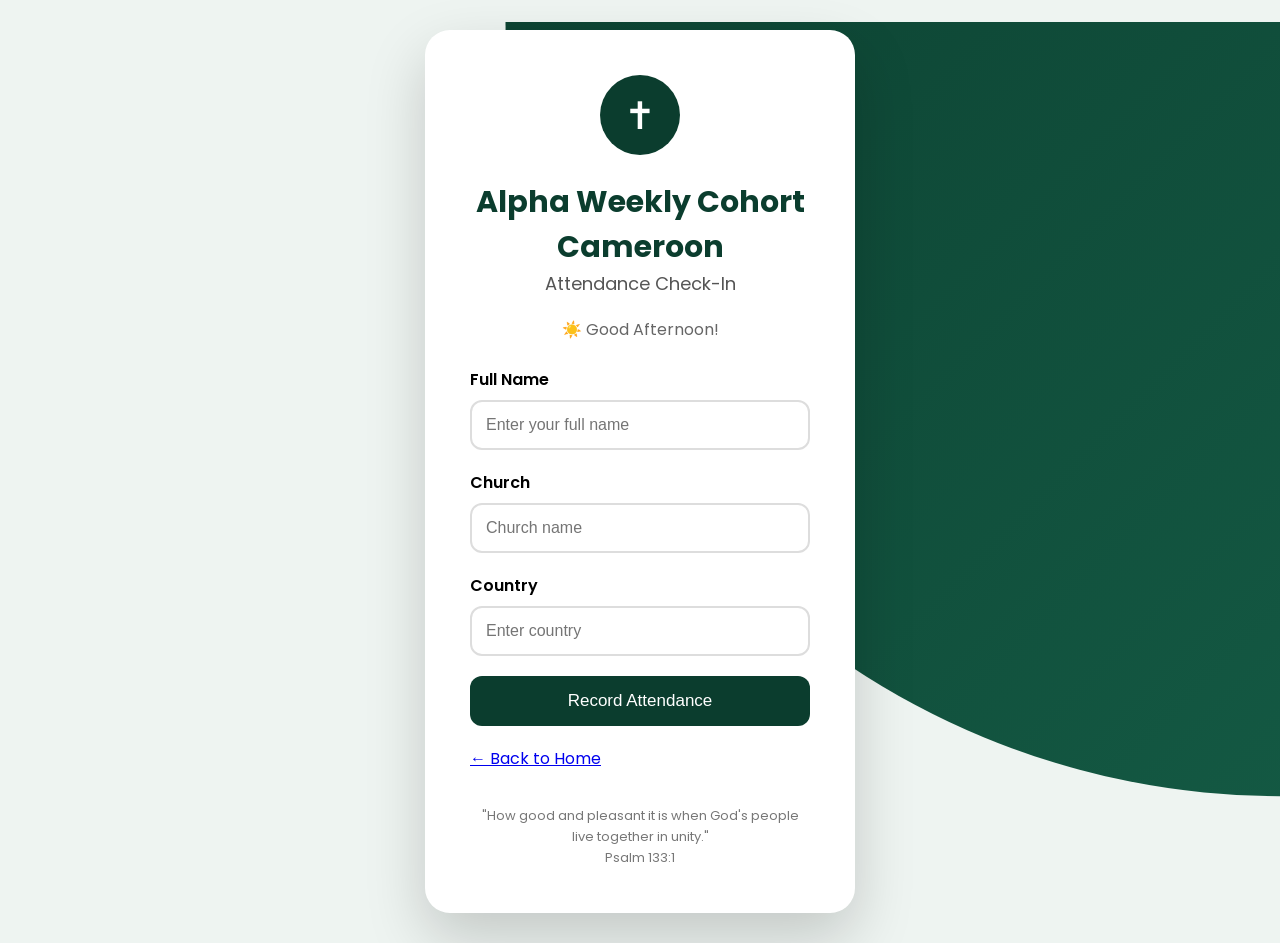
<file: index.html>
<!DOCTYPE html>
<html lang="en">

<head>

    <meta charset="UTF-8">
    <meta name="viewport" content="width=device-width, initial-scale=1.0">

    <title>Alpha Weekly Cohort Cameroon Attendance</title>

    <link rel="stylesheet" href="css/style.css">

    <link rel="preconnect" href="https://fonts.googleapis.com">
    <link rel="preconnect" href="https://fonts.gstatic.com" crossorigin>

    <link href="https://fonts.googleapis.com/css2?family=Poppins:wght@300;400;500;600;700&display=swap" rel="stylesheet">

</head>

<body>

<div class="background"></div>

<div class="card">

    <div class="logo">

        ✝

    </div>

    <h1>Alpha Weekly Cohort Cameroon</h1>

    <h2>Attendance Check-In</h2>

    <p id="greeting"></p>

    <form id="attendanceForm">

        <div class="input-group">

            <label>Full Name</label>

            <input
                type="text"
                id="name"
                placeholder="Enter your full name"
                required>

        </div>

        <div class="input-group">

            <label>Church</label>

            <input
                type="text"
                id="church"
                placeholder="Church name">

        </div>

        <!-- RE-ADDED COUNTRY INPUT BLOCK -->
        <div class="input-group">

            <label>Country</label>

            <input
                type="text"
                id="country"
                placeholder="Enter country">

        </div>

        <button id="submitBtn">

            Record Attendance

        </button>

    </form>

    <p id="message"></p>

    <div class="back-container">
        <a href="login.html" class="back-link">← Back to Home</a>
    </div>

    <footer>

        "How good and pleasant it is when God's people live together in unity."

        <br>

        Psalm 133:1

    </footer>

</div>

<script src="js/script.js"></script>

</body>

</html>
</file>
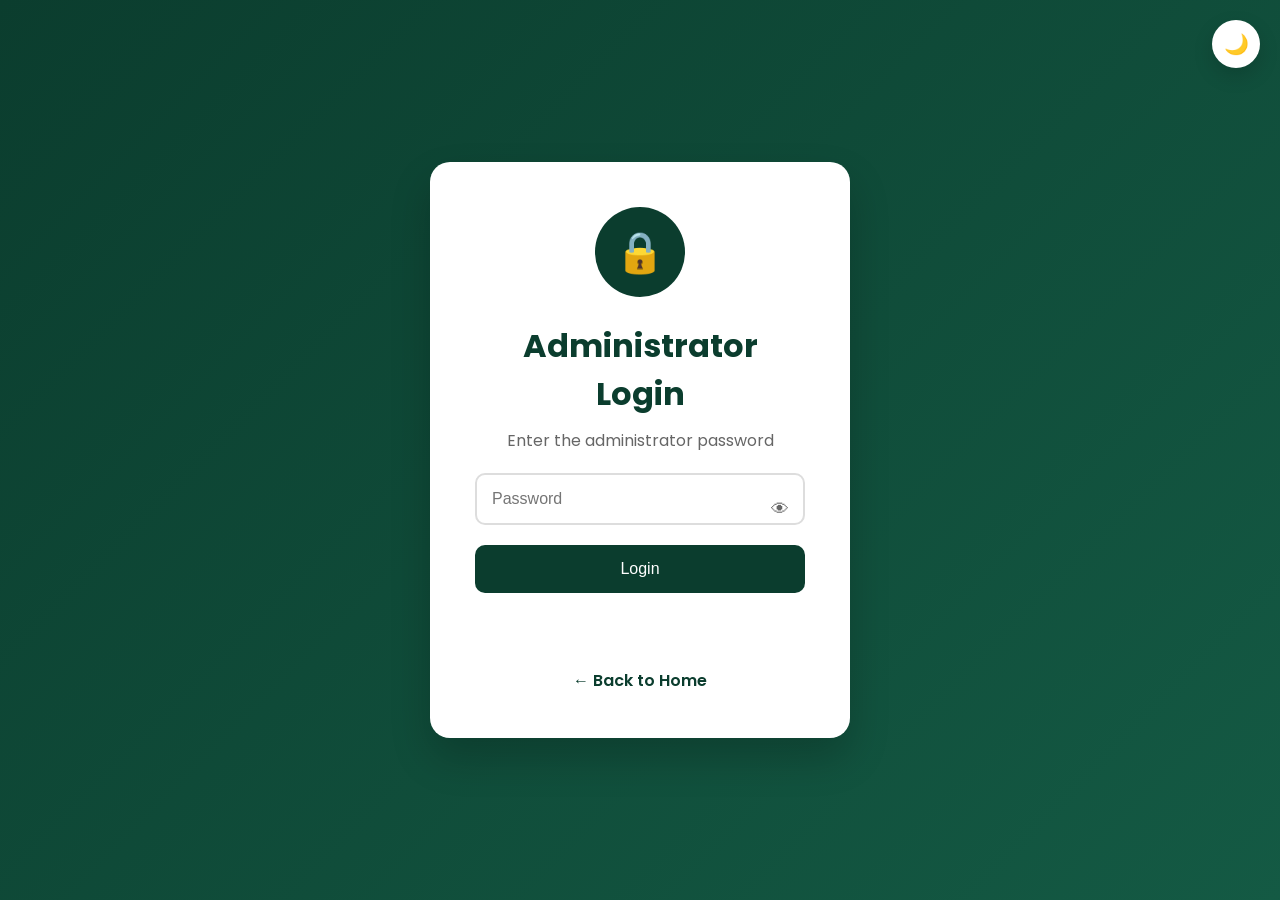
<file: adlog.html>
<!DOCTYPE html>
<html lang="en">

<head>

    <meta charset="UTF-8">
    <meta name="viewport" content="width=device-width, initial-scale=1.0">

    <title>Administrator Login</title>

    <link rel="icon" href="data:image/svg+xml,%3Csvg xmlns='http://www.w3.org/2000/svg' viewBox='0 0 100 100'%3E%3Ctext y='.9em' font-size='90'%3E%F0%9F%94%92%3C/text%3E%3C/svg%3E">

    <link rel="stylesheet" href="css/login.css">

    <link href="https://fonts.googleapis.com/css2?family=Poppins:wght@300;400;500;600;700&display=swap" rel="stylesheet">

</head>

<body>

<button id="themeToggle" class="theme-toggle" title="Toggle dark mode">🌙</button>

<div class="container">

    <div class="card">

        <div class="logo">
            🔒
        </div>

        <h1>Administrator Login</h1>

        <p>Enter the administrator password</p>

        <div class="password-wrap">
            <input
                type="password"
                id="password"
                placeholder="Password"
                autocomplete="current-password">
            <button type="button" id="togglePassword" class="toggle-password" title="Show password">👁</button>
        </div>

        <button id="loginBtn">
            Login
        </button>

        <p id="error"></p>

        <a href="index.html" class="back">← Back to Home</a>

    </div>

</div>

<script src="js/theme.js"></script>
<script src="js/login.js"></script>

</body>
</html>
</file>
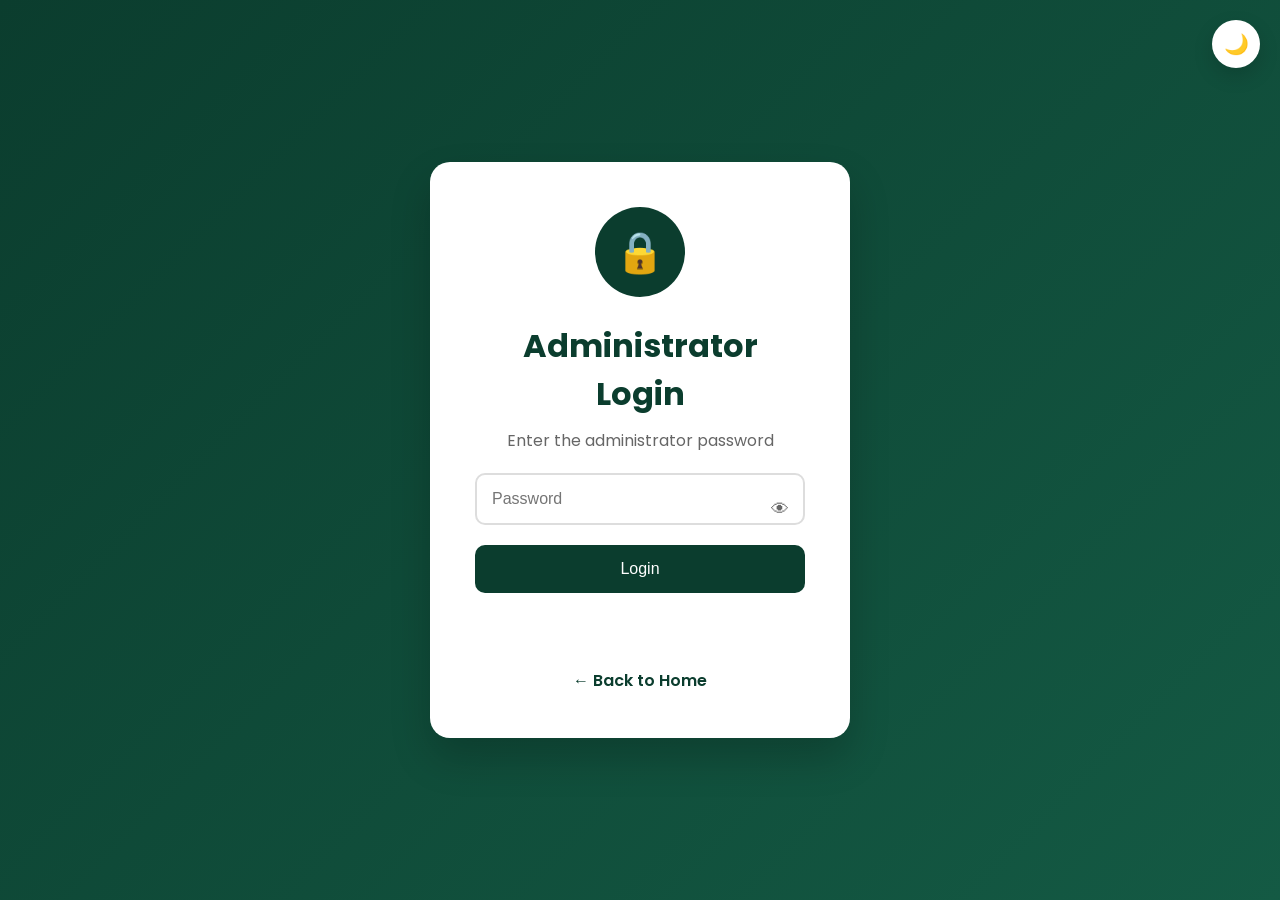
<file: admin.html>
<!DOCTYPE html>
<html lang="en">

<head>
    <meta charset="UTF-8">
    <meta name="viewport" content="width=device-width, initial-scale=1.0">
    <title>Alpha Weekly Cohort Cameroon Dashboard</title>
    <link rel="icon" href="data:image/svg+xml,%3Csvg xmlns='http://www.w3.org/2000/svg' viewBox='0 0 100 100'%3E%3Ctext y='.9em' font-size='90'%3E%E2%9C%9D%3C/text%3E%3C/svg%3E">
    <link rel="stylesheet" href="css/admin.css">
    <link rel="preconnect" href="https://fonts.googleapis.com">
    <link rel="preconnect" href="https://fonts.gstatic.com" crossorigin>
    <link href="https://fonts.googleapis.com/css2?family=Poppins:wght@300;400;500;600;700&display=swap" rel="stylesheet">
    <link rel="stylesheet" href="https://cdnjs.cloudflare.com/ajax/libs/font-awesome/6.7.2/css/all.min.css">
</head>

<body>

<div class="dashboard">

    <!-- Header -->
    <header>
        <div class="title">
            <h1>✝ Alpha Weekly Cohort Cameroon</h1>
            <p id="todayDate">Loading...</p>
        </div>

        <div class="top-buttons">
            <button id="themeToggle" title="Toggle dark mode">
                <i class="fa-solid fa-moon"></i>
            </button>
            <button id="addPastorBtn" style="background:#8e44ad;">
                <i class="fa-solid fa-user-plus"></i> Add Pastor
            </button>
            <button id="printBtn" style="background:#7f8c8d;">
                <i class="fa-solid fa-print"></i> Print
            </button>
            <button id="exportBtn">
                <i class="fa-solid fa-file-csv"></i> Export
            </button>
            <button id="refreshBtn">
                <i class="fa-solid fa-rotate-right"></i> Refresh
            </button>
            <button id="logoutBtn">
                <i class="fa-solid fa-right-from-bracket"></i> Logout
            </button>
        </div>
    </header>

    <!-- Meeting Status -->
    <section class="meeting-status">
        <div class="meeting-left">
            <h2>Today's Meeting</h2>
            <p>Wednesday Alpha Weekly Cohort Cameroon</p>
        </div>
        <div class="meeting-right">
            <div class="status status-closed" id="meetingStatus">🔴 Meeting Closed</div>
            <button id="meetingToggleBtn" class="toggle-meeting-btn btn-open" title="Open or close today's meeting">
                <i class="fa-solid fa-lock-open"></i> Open Meeting
            </button>
        </div>
    </section>

    <!-- Meeting Activity Log -->
    <section class="activity-log-card">
        <div class="activity-log-header">
            <h2 class="section-title" style="margin-bottom: 0;">📋 Meeting Activity Log</h2>
            <button id="clearLogBtn" class="clear-log-btn" title="Hide open/close log for this meeting">
                <i class="fa-solid fa-eye-slash"></i> Clear Log
            </button>
        </div>
        <div id="activityLog" class="activity-log"></div>
    </section>

    <!-- Analytics & Statistics -->
    <section class="stats">
        <div class="card">
            <div class="icon">👥</div>
            <div>
                <h3>Present</h3>
                <h1 id="presentCount">0</h1>
            </div>
        </div>

        <div class="card">
            <div class="icon">⛪</div>
            <div>
                <h3>Churches</h3>
                <h1 id="churchCount">0</h1>
            </div>
        </div>

        <div class="card">
            <div class="icon">🌍</div>
            <div>
                <h3>Countries</h3>
                <h1 id="countryCount">0</h1>
            </div>
        </div>

        <div class="card">
            <div class="icon">📈</div>
            <div>
                <h3>Progress</h3>
                <h1 id="percent">0%</h1>
            </div>
        </div>
    </section>

    <!-- Progress -->
    <section class="progress-card">
        <div class="progress-top">
            <span>Attendance Progress <button id="editGoalBtn" title="Set expected attendance goal"><i class="fa-solid fa-pen"></i></button></span>
            <span id="progressText">0%</span>
        </div>
        <div class="progress">
            <div id="progressBar"></div>
        </div>
    </section>

    <!-- Search & Filter Controls -->
    <section class="search-box">
        <i class="fa-solid fa-magnifying-glass"></i>
        <input type="text" id="search" placeholder="Search pastors, churches, or countries...">
        <select id="countryFilterSelect">
            <option value="">All Countries</option>
        </select>
        <select id="sortSelect" title="Sort attendance">
            <option value="recent">Most Recent</option>
            <option value="name">Name (A-Z)</option>
            <option value="church">Church (A-Z)</option>
            <option value="country">Country (A-Z)</option>
        </select>
    </section>

    <!-- Attendance History & List -->
    <section>
        <div style="display: flex; justify-content: space-between; align-items: center; margin-bottom: 20px; flex-wrap: wrap; gap: 10px;">
            <h2 class="section-title" id="attendanceListTitle" style="margin-bottom: 0;">Today's Attendance</h2>
            <div>
                <label for="meetingDateSelect" style="font-weight: 600; margin-right: 8px;">📅 View Meeting:</label>
                <select id="meetingDateSelect" style="padding: 8px 12px; border-radius: 10px; border: 2px solid #ddd; font-family: inherit;">
                    <option value="">Loading dates...</option>
                </select>
            </div>
        </div>

        <div id="attendanceList"></div>
    </section>

</div>

<!-- Manual Entry Modal -->
<div id="addPastorModal" class="modal" style="display:none;">
    <div class="modal-content">
        <h2>➕ Add Pastor Manually</h2>
        <form id="addPastorForm">
            <div class="input-group">
                <label>Full Name</label>
                <input type="text" id="manualName" required>
            </div>
            <div class="input-group">
                <label>Church / Ministry</label>
                <input type="text" id="manualChurch">
            </div>
            <div class="input-group">
                <label>Country</label>
                <input type="text" id="manualCountry" required>
            </div>
            <div class="modal-buttons">
                <button type="submit" class="btn-save">Save Entry</button>
                <button type="button" id="closeModalBtn" class="btn-cancel">Cancel</button>
            </div>
        </form>
    </div>
</div>

<script src="js/admin.js"></script>
</body>
</html>
</file>
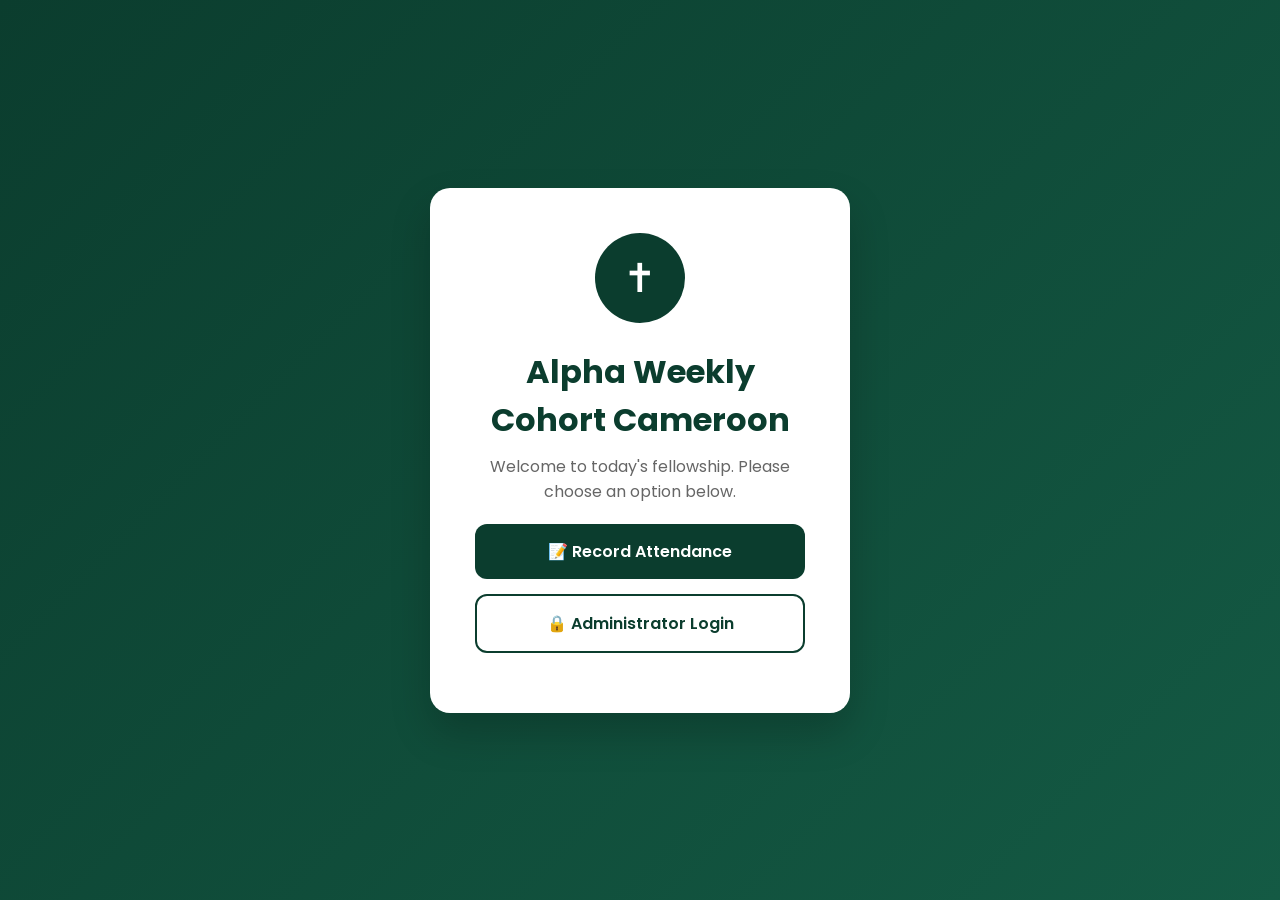
<file: login.html>
<!DOCTYPE html>
<html lang="en">

<head>

<meta charset="UTF-8">
<meta name="viewport" content="width=device-width, initial-scale=1.0">

<title>Alpha Weekly Cohort Cameroon</title>

<link rel="stylesheet" href="css/login.css">


<link href="https://fonts.googleapis.com/css2?family=Poppins:wght@300;400;500;600;700&display=swap" rel="stylesheet">

</head>

<body>

<div class="container">

<div class="card">

<div class="logo">

✝

</div>

<h1>Alpha Weekly Cohort Cameroon</h1>

<p>

Welcome to today's fellowship.

Please choose an option below.

</p>

<a href="index.html" class="btn primary-btn">
    📝 Record Attendance
</a>

<a href="adlog.html" class="btn secondary-btn">
    🔒 Administrator Login
</a>

</div>

</div>

</body>

</html>
</file>
<file: css/style.css>
*{
    margin:0;
    padding:0;
    box-sizing:border-box;
}

body{

    font-family:'Poppins',sans-serif;

    background:#eef4f1;

    display:flex;

    justify-content:center;

    align-items:center;

    min-height:100vh;

    overflow-x:hidden;

    transition:background .3s;

}

.background{

    position:fixed;

    width:100%;

    height:100%;

    background:
    linear-gradient(135deg,#0B3D2E,#145A44);

    clip-path:circle(70% at top right);

}

.card{

    position:relative;

    z-index:5;

    width:430px;

    max-width:95%;

    background:white;

    border-radius:25px;

    padding:45px;

    box-shadow:
    0 25px 60px rgba(0,0,0,.18);

    animation:fade .7s ease;

    margin:30px 0;

}

@keyframes fade{

from{

opacity:0;

transform:translateY(30px);

}

to{

opacity:1;

transform:translateY(0);

}

}

.logo{

width:80px;

height:80px;

margin:auto;

background:#0B3D2E;

border-radius:50%;

display:flex;

justify-content:center;

align-items:center;

font-size:38px;

color:white;

margin-bottom:25px;

}

h1{

text-align:center;

color:#0B3D2E;

font-size:30px;

}

h2{

text-align:center;

font-size:18px;

font-weight:400;

margin-bottom:20px;

color:#555;

}

#greeting{

text-align:center;

margin-bottom:25px;

color:#666;

}

.input-group{

margin-bottom:20px;

}

label{

display:block;

margin-bottom:8px;

font-weight:600;

}

input{

width:100%;

padding:14px;

border-radius:12px;

border:2px solid #ddd;

font-size:16px;

transition:.3s;

}

input:focus{

outline:none;

border-color:#0B3D2E;

}

button{

width:100%;

padding:15px;

background:#0B3D2E;

color:white;

border:none;

border-radius:12px;

font-size:17px;

cursor:pointer;

transition:.3s;

}

button:hover{

background:#145A44;

transform:translateY(-2px);

}

#message{

margin-top:20px;

text-align:center;

font-weight:600;

}

.back{

    display:block;

    margin-top:20px;

    text-align:center;

    color:#0B3D2E;

    text-decoration:none;

    font-weight:600;

}

footer{

margin-top:35px;

font-size:13px;

text-align:center;

color:#777;

line-height:1.6;

}

/* ===========================
   DARK MODE TOGGLE BUTTON
=========================== */

.theme-toggle{

    position:fixed;

    top:20px;

    right:20px;

    z-index:10;

    width:48px;

    height:48px;

    border-radius:50%;

    background:white;

    color:#0B3D2E;

    font-size:20px;

    display:flex;

    align-items:center;

    justify-content:center;

    box-shadow:0 8px 20px rgba(0,0,0,.15);

    cursor:pointer;

    border:none;

}

.theme-toggle:hover{

    transform:translateY(-2px) scale(1.05);

}

/* ===========================
   DARK MODE
=========================== */

body.dark-mode{

    background:#0d1512;

}

body.dark-mode .card{

    background:#152a22;

    color:#eee;

}

body.dark-mode h1,
body.dark-mode h2{

    color:#8fe3b8;

}

body.dark-mode h2,
body.dark-mode #greeting{

    color:#bcd6c9;

}

body.dark-mode label{

    color:#e5e5e5;

}

body.dark-mode input{

    background:#1e372d;

    border-color:#2c4a3d;

    color:#eee;

}

body.dark-mode input::placeholder{

    color:#9db3a8;

}

body.dark-mode footer{

    color:#9db3a8;

}

body.dark-mode .back{

    color:#8fe3b8;

}

/* ===========================
   CONFETTI
=========================== */

#confetti-container{

    position:fixed;

    top:0;

    left:0;

    width:100vw;

    height:100vh;

    pointer-events:none;

    overflow:hidden;

    z-index:999;

}

.confetti-piece{

    position:absolute;

    top:-10px;

    width:10px;

    height:14px;

    opacity:.9;

    animation:confetti-fall linear forwards;

}

@keyframes confetti-fall{

    to{

        top:110vh;

        transform:translateY(0) rotate(720deg);

    }

}

/* ===========================
   MOBILE
=========================== */

@media (max-width:480px){

    .theme-toggle{

        top:12px;

        right:12px;

        width:42px;

        height:42px;

        font-size:17px;

    }

}
</file>
<file: css/login.css>
*{
    margin:0;
    padding:0;
    box-sizing:border-box;
}

body{

    font-family:'Poppins',sans-serif;

    background:linear-gradient(135deg,#0B3D2E,#145A44);

    display:flex;

    justify-content:center;

    align-items:center;

    min-height:100vh;

    transition:background .3s;

}

.container{

    width:100%;

    display:flex;

    justify-content:center;

    align-items:center;

}

.card{

    background:white;

    width:420px;

    max-width:90%;

    padding:45px;

    border-radius:20px;

    text-align:center;

    box-shadow:0 20px 40px rgba(0,0,0,.2);

}

.logo{

    width:90px;

    height:90px;

    margin:auto;

    border-radius:50%;

    background:#0B3D2E;

    color:white;

    display:flex;

    justify-content:center;

    align-items:center;

    font-size:40px;

    margin-bottom:25px;

}

h1{

    color:#0B3D2E;

    margin-bottom:10px;

}

p{

    color:#666;

    margin-bottom:20px;

}

input{

    width:100%;

    padding:15px;

    border-radius:10px;

    border:2px solid #ddd;

    font-size:16px;

    margin-bottom:20px;

}

input:focus{

    outline:none;

    border-color:#0B3D2E;

}

button{

    width:100%;

    padding:15px;

    border:none;

    border-radius:10px;

    background:#0B3D2E;

    color:white;

    font-size:16px;

    cursor:pointer;

    transition:.3s;

}

button:hover{

    background:#145A44;

}

button:disabled{

    opacity:.6;

    cursor:not-allowed;

    transform:none;

}

#error{

    margin-top:15px;

    color:red;

    font-weight:600;

    min-height:20px;

}

.back{

    display:inline-block;

    margin-top:20px;

    color:#0B3D2E;

    text-decoration:none;

    font-weight:600;

}

.btn{

    display:block;

    width:100%;

    padding:15px;

    margin-bottom:15px;

    border-radius:12px;

    text-decoration:none;

    font-size:16px;

    font-weight:600;

    text-align:center;

    transition:0.3s ease;

}

/* Main Button */

.primary-btn{

    background:#0B3D2E;

    color:white;

}

.primary-btn:hover{

    background:#145A44;

    transform:translateY(-2px);

    box-shadow:0 8px 20px rgba(11,61,46,.3);

}

/* Admin Button */

.secondary-btn{

    background:white;

    color:#0B3D2E;

    border:2px solid #0B3D2E;

}

.secondary-btn:hover{

    background:#0B3D2E;

    color:white;

    transform:translateY(-2px);

    box-shadow:0 8px 20px rgba(11,61,46,.25);

}

/* ===========================
   PASSWORD SHOW/HIDE
=========================== */

.password-wrap{

    position:relative;

}

.password-wrap input{

    padding-right:48px;

}

.toggle-password{

    position:absolute;

    right:6px;

    top:6px;

    width:38px;

    padding:0;

    height:calc(100% - 12px);

    background:transparent;

    color:#666;

    font-size:18px;

    box-shadow:none;

}

.toggle-password:hover{

    background:#f1f1f1;

    transform:none;

}

/* ===========================
   DARK MODE TOGGLE BUTTON
=========================== */

.theme-toggle{

    position:fixed;

    top:20px;

    right:20px;

    z-index:10;

    width:48px;

    height:48px;

    border-radius:50%;

    background:white;

    color:#0B3D2E;

    font-size:20px;

    display:flex;

    align-items:center;

    justify-content:center;

    box-shadow:0 8px 20px rgba(0,0,0,.15);

    cursor:pointer;

    border:none;

}

.theme-toggle:hover{

    transform:translateY(-2px) scale(1.05);

}

/* ===========================
   DARK MODE
=========================== */

body.dark-mode{

    background:linear-gradient(135deg,#06110d,#0d1f18);

}

body.dark-mode .card{

    background:#152a22;

    color:#eee;

}

body.dark-mode h1{

    color:#8fe3b8;

}

body.dark-mode p{

    color:#bcd6c9;

}

body.dark-mode input{

    background:#1e372d;

    border-color:#2c4a3d;

    color:#eee;

}

body.dark-mode .secondary-btn{

    color:#8fe3b8;

    border-color:#8fe3b8;

}

body.dark-mode .back{

    color:#8fe3b8;

}

body.dark-mode .toggle-password{

    color:#bcd6c9;

}

body.dark-mode .toggle-password:hover{

    background:#1e372d;

}

@media (max-width:480px){

    .theme-toggle{

        top:12px;

        right:12px;

        width:42px;

        height:42px;

        font-size:17px;

    }

}
</file>
<file: css/admin.css>
/* ===========================
   RESET
=========================== */
* {
    margin: 0;
    padding: 0;
    box-sizing: border-box;
}

body {
    font-family: 'Poppins', sans-serif;
    background: #eef3f7;
    color: #222;
    transition: background .3s, color .3s;
}

/* ===========================
   DASHBOARD
=========================== */
.dashboard {
    width: 92%;
    max-width: 1300px;
    margin: 40px auto;
}

/* ===========================
   HEADER
=========================== */
header {
    background: linear-gradient(135deg, #0B3D2E, #145A44);
    color: white;
    padding: 30px;
    border-radius: 22px;
    display: flex;
    justify-content: space-between;
    align-items: center;
    margin-bottom: 30px;
    box-shadow: 0 15px 35px rgba(0, 0, 0, .15);
    flex-wrap: wrap;
    gap: 20px;
}

header h1 {
    font-size: 34px;
    margin-bottom: 5px;
}

header p {
    opacity: .8;
}

.top-buttons {
    display: flex;
    gap: 15px;
    flex-wrap: wrap;
}

.top-buttons button {
    border: none;
    cursor: pointer;
    border-radius: 12px;
    padding: 14px 22px;
    color: white;
    font-size: 15px;
    font-weight: 600;
    transition: .3s;
}

#themeToggle {
    background: rgba(255, 255, 255, .15);
    width: 48px;
    padding: 0;
    display: flex;
    align-items: center;
    justify-content: center;
}

#themeToggle:hover {
    background: rgba(255, 255, 255, .25);
    transform: translateY(-3px);
}

#exportBtn {
    background: #2563eb;
}

#exportBtn:hover {
    background: #1d4ed8;
    transform: translateY(-3px);
}

#refreshBtn {
    background: #1f8f58;
}

#refreshBtn:hover {
    transform: translateY(-3px);
    background: #167746;
}

#logoutBtn {
    background: #c0392b;
}

#logoutBtn:hover {
    transform: translateY(-3px);
    background: #a92e21;
}

/* ===========================
   MEETING STATUS
=========================== */
.meeting-status {
    display: flex;
    justify-content: space-between;
    align-items: center;
    background: white;
    padding: 22px;
    border-radius: 18px;
    margin-bottom: 30px;
    box-shadow: 0 10px 30px rgba(0, 0, 0, .07);
}

.meeting-left h2 {
    color: #0B3D2E;
    margin-bottom: 5px;
}

.status {
    background: #dff7e6;
    color: #1c7c3d;
    padding: 12px 20px;
    border-radius: 50px;
    font-weight: 600;
}

.status.status-closed {
    background: #fde8e8;
    color: #c0392b;
}

.meeting-right {
    display: flex;
    align-items: center;
    gap: 14px;
    flex-wrap: wrap;
}

.toggle-meeting-btn {
    border: none;
    cursor: pointer;
    border-radius: 12px;
    padding: 12px 20px;
    color: white;
    font-size: 14px;
    font-weight: 600;
    background: #c0392b;
    transition: .3s;
}

.toggle-meeting-btn.btn-open {
    background: #1f8f58;
}

.toggle-meeting-btn.btn-open:hover {
    background: #167746;
}

.toggle-meeting-btn:hover {
    background: #a92e21;
    transform: translateY(-2px);
}

.toggle-meeting-btn:disabled {
    opacity: .6;
    cursor: not-allowed;
    transform: none;
}

body.dark-mode .toggle-meeting-btn {
    background: #a92e21;
}

body.dark-mode .toggle-meeting-btn.btn-open {
    background: #1f8f58;
}

body.dark-mode .toggle-meeting-btn:hover {
    background: #8f261b;
}

body.dark-mode .status.status-closed {
    background: #3a1a17;
    color: #f3a6a6;
}

/* ===========================
   MEETING ACTIVITY LOG
=========================== */
.activity-log-card {
    background: white;
    padding: 25px;
    border-radius: 18px;
    box-shadow: 0 12px 30px rgba(0, 0, 0, .08);
    margin-bottom: 30px;
}

.activity-log-header {
    display: flex;
    justify-content: space-between;
    align-items: center;
    margin-bottom: 15px;
    flex-wrap: wrap;
    gap: 10px;
}

.clear-log-btn {
    border: none;
    cursor: pointer;
    border-radius: 12px;
    padding: 10px 18px;
    color: white;
    font-size: 13px;
    font-weight: 600;
    background: #888;
    transition: .3s;
}

.clear-log-btn:hover {
    background: #6f6f6f;
    transform: translateY(-2px);
}

.clear-log-btn.log-hidden {
    background: #2563eb;
}

.clear-log-btn.log-hidden:hover {
    background: #1d4ed8;
}

body.dark-mode .clear-log-btn {
    background: #3a3a3a;
}

body.dark-mode .clear-log-btn:hover {
    background: #4a4a4a;
}

.activity-log {
    display: flex;
    flex-direction: column;
    gap: 10px;
}

.activity-entry,
.log-item {
    display: flex;
    align-items: center;
    gap: 12px;
    padding: 12px 16px;
    border-radius: 12px;
    background: #f4f7f5;
    font-weight: 600;
}

.activity-entry.activity-closed,
.log-badge-closed {
    background: #fde8e8;
    color: #c0392b;
}

.activity-entry.activity-open,
.log-badge-open {
    background: #dff7e6;
    color: #1c7c3d;
}

.activity-icon {
    font-size: 18px;
}

.activity-label,
.log-desc {
    flex: 1;
}

.activity-time,
.log-time {
    font-size: 14px;
    opacity: .8;
    font-weight: 500;
}

.activity-empty {
    color: #888;
    font-style: italic;
}

body.dark-mode .activity-log-card {
    background: #152a22;
    color: #eee;
}

body.dark-mode .activity-entry,
body.dark-mode .log-item {
    background: #1e372d;
}

body.dark-mode .activity-entry.activity-closed,
body.dark-mode .log-badge-closed {
    background: #3a1a17;
    color: #f3a6a6;
}

body.dark-mode .activity-entry.activity-open,
body.dark-mode .log-badge-open {
    background: #1e372d;
    color: #8fe3b8;
}

body.dark-mode .activity-empty {
    color: #9db3a8;
}

/* ===========================
   STAT CARDS
=========================== */
.stats {
    display: grid;
    grid-template-columns: repeat(auto-fit, minmax(250px, 1fr));
    gap: 20px;
    margin-bottom: 30px;
}

.card {
    background: white;
    padding: 25px;
    border-radius: 18px;
    display: flex;
    align-items: center;
    gap: 20px;
    box-shadow: 0 12px 30px rgba(0, 0, 0, .08);
    transition: .3s;
}

.card:hover {
    transform: translateY(-6px);
}

.icon {
    width: 70px;
    height: 70px;
    border-radius: 18px;
    background: #0B3D2E;
    display: flex;
    justify-content: center;
    align-items: center;
    font-size: 30px;
    color: white;
}

.card h3 {
    color: #777;
    margin-bottom: 5px;
}

.card h1 {
    color: #0B3D2E;
    font-size: 40px;
}

/* ===========================
   PROGRESS
=========================== */
.progress-card {
    background: white;
    padding: 25px;
    border-radius: 18px;
    box-shadow: 0 12px 30px rgba(0, 0, 0, .08);
    margin-bottom: 30px;
}

.progress-top {
    display: flex;
    justify-content: space-between;
    margin-bottom: 15px;
    font-weight: 600;
}

#editGoalBtn {
    border: none;
    background: none;
    color: #888;
    cursor: pointer;
    margin-left: 8px;
    font-size: 13px;
}

#editGoalBtn:hover {
    color: #0B3D2E;
}

.progress {
    height: 18px;
    background: #ddd;
    border-radius: 20px;
    overflow: hidden;
}

#progressBar {
    width: 0;
    height: 100%;
    background: linear-gradient(90deg, #0B3D2E, #1fa25d);
    transition: width .7s;
}

/* ===========================
   SEARCH & FILTER
=========================== */
.search-box {
    background: white;
    padding: 18px 22px;
    border-radius: 18px;
    display: flex;
    align-items: center;
    gap: 15px;
    margin-bottom: 30px;
    box-shadow: 0 10px 25px rgba(0, 0, 0, .07);
    flex-wrap: wrap;
}

.search-box i {
    color: #888;
}

.search-box input {
    flex: 2;
    min-width: 200px;
    border: none;
    outline: none;
    font-size: 17px;
    background: transparent;
    color: inherit;
}

#sortSelect,
#countryFilterSelect,
#meetingDateSelect {
    border: 2px solid #ddd;
    border-radius: 10px;
    padding: 10px 14px;
    font-family: inherit;
    font-size: 14px;
    background: white;
    color: #333;
    cursor: pointer;
    flex: 1;
    min-width: 150px;
    outline: none;
    transition: border-color .3s;
}

#sortSelect:focus,
#countryFilterSelect:focus,
#meetingDateSelect:focus {
    border-color: #0B3D2E;
}

/* ===========================
   TITLE
=========================== */
.section-title {
    color: #0B3D2E;
    margin-bottom: 20px;
}

/* ===========================
   PERSON CARD & GRID
=========================== */
#attendanceList {
    display: grid;
    grid-template-columns: repeat(auto-fit, minmax(320px, 1fr));
    gap: 20px;
}

.person {
    background: white;
    border-radius: 20px;
    padding: 25px;
    border-top: 5px solid #0B3D2E;
    box-shadow: 0 10px 25px rgba(0, 0, 0, .08);
    transition: .35s;
}

.person:hover {
    transform: translateY(-8px);
    box-shadow: 0 20px 45px rgba(0, 0, 0, .15);
}

.person-header {
    display: flex;
    align-items: center;
    gap: 18px;
}

.avatar {
    width: 65px;
    height: 65px;
    border-radius: 50%;
    background: linear-gradient(135deg, #0B3D2E, #1f8f58);
    color: white;
    display: flex;
    justify-content: center;
    align-items: center;
    font-size: 22px;
    font-weight: 700;
    flex-shrink: 0;
}

.person-info {
    flex: 1;
    overflow: hidden;
}

.person-name {
    font-size: 22px;
    font-weight: 600;
    color: #0B3D2E;
    white-space: nowrap;
    overflow: hidden;
    text-overflow: ellipsis;
}

.person-church {
    margin-top: 6px;
    color: #666;
    white-space: nowrap;
    overflow: hidden;
    text-overflow: ellipsis;
}

.person-country {
    font-size: 13px;
    color: #888;
    margin-top: 4px;
}

.delete-btn {
    background: transparent;
    border: none;
    color: #c0392b;
    font-size: 16px;
    cursor: pointer;
    padding: 8px;
    border-radius: 8px;
    transition: .2s;
}

.delete-btn:hover {
    background: rgba(192, 57, 43, 0.1);
}

.status-badge {
    background: #dff7e6;
    color: #1c7c3d;
    padding: 10px 18px;
    border-radius: 40px;
    font-weight: 600;
}

/* ===========================
   MODAL
=========================== */
.modal {
    position: fixed;
    top: 0;
    left: 0;
    width: 100vw;
    height: 100vh;
    background: rgba(0, 0, 0, .5);
    display: flex;
    align-items: center;
    justify-content: center;
    z-index: 1000;
}

.modal-content {
    background: white;
    padding: 30px;
    border-radius: 20px;
    width: 400px;
    max-width: 90%;
    box-shadow: 0 15px 35px rgba(0, 0, 0, .2);
}

.input-group {
    margin-bottom: 15px;
}

.input-group label {
    display: block;
    font-size: 13px;
    font-weight: 600;
    margin-bottom: 5px;
    color: #0B3D2E;
}

.input-group input {
    width: 100%;
    padding: 12px;
    border-radius: 10px;
    border: 2px solid #ddd;
    outline: none;
}

.input-group input:focus {
    border-color: #0B3D2E;
}

.modal-buttons {
    display: flex;
    gap: 10px;
    margin-top: 20px;
}

.btn-save {
    background: #0B3D2E;
    color: white;
    padding: 12px;
    border-radius: 10px;
    border: none;
    cursor: pointer;
    flex: 1;
    font-weight: 600;
}

.btn-cancel {
    background: #888;
    color: white;
    padding: 12px;
    border-radius: 10px;
    border: none;
    cursor: pointer;
    flex: 1;
    font-weight: 600;
}

/* ===========================
   SCROLLBAR
=========================== */
::-webkit-scrollbar {
    width: 10px;
}

::-webkit-scrollbar-thumb {
    background: #0B3D2E;
    border-radius: 20px;
}

/* ===========================
   DARK MODE
=========================== */
body.dark-mode {
    background: #0d1512;
    color: #eee;
}

body.dark-mode .meeting-status,
body.dark-mode .card,
body.dark-mode .progress-card,
body.dark-mode .search-box,
body.dark-mode .person,
body.dark-mode .modal-content {
    background: #152a22;
    color: #eee;
}

body.dark-mode .meeting-left h2,
body.dark-mode .card h1,
body.dark-mode .section-title,
body.dark-mode .person-name,
body.dark-mode .input-group label {
    color: #8fe3b8;
}

body.dark-mode .card h3 {
    color: #9db3a8;
}

body.dark-mode .person-church {
    color: #bcd6c9;
}

body.dark-mode .person-country {
    color: #9db3a8;
}

body.dark-mode .search-box input,
body.dark-mode .input-group input {
    color: #eee;
    background: #1e372d;
}

body.dark-mode .search-box input::placeholder {
    color: #9db3a8;
}

body.dark-mode #sortSelect,
body.dark-mode #countryFilterSelect,
body.dark-mode #meetingDateSelect,
body.dark-mode .input-group input {
    background: #1e372d;
    border-color: #2c4a3d;
    color: #eee;
}

body.dark-mode #editGoalBtn {
    color: #9db3a8;
}

body.dark-mode .progress {
    background: #2c4a3d;
}

/* ===========================
   RESPONSIVE DESIGN
=========================== */
@media(max-width: 900px) {
    header {
        flex-direction: column;
        gap: 25px;
        text-align: center;
    }

    .top-buttons {
        width: 100%;
    }

    .top-buttons button {
        flex: 1;
        min-width: 100px;
    }

    .meeting-status {
        flex-direction: column;
        gap: 20px;
        text-align: center;
    }

    .search-box {
        flex-wrap: wrap;
    }
}

@media(max-width: 600px) {
    .dashboard {
        width: 96%;
    }

    .card {
        flex-direction: column;
        text-align: center;
    }

    .card h1 {
        font-size: 34px;
    }

    .person-header {
        flex-direction: column;
        gap: 10px;
    }
}

/* ===========================
   PRINT MODE
=========================== */
@media print {
    header, .top-buttons, .search-box, .activity-log-card, .progress-card, .delete-btn, #editGoalBtn, #themeToggle, #meetingDateSelect {
        display: none !important;
    }
    body {
        background: white !important;
        color: black !important;
    }
    .dashboard {
        width: 100% !important;
        margin: 0 !important;
    }
    .person {
        box-shadow: none !important;
        border: 1px solid #ccc !important;
        page-break-inside: avoid;
    }
}
</file>
